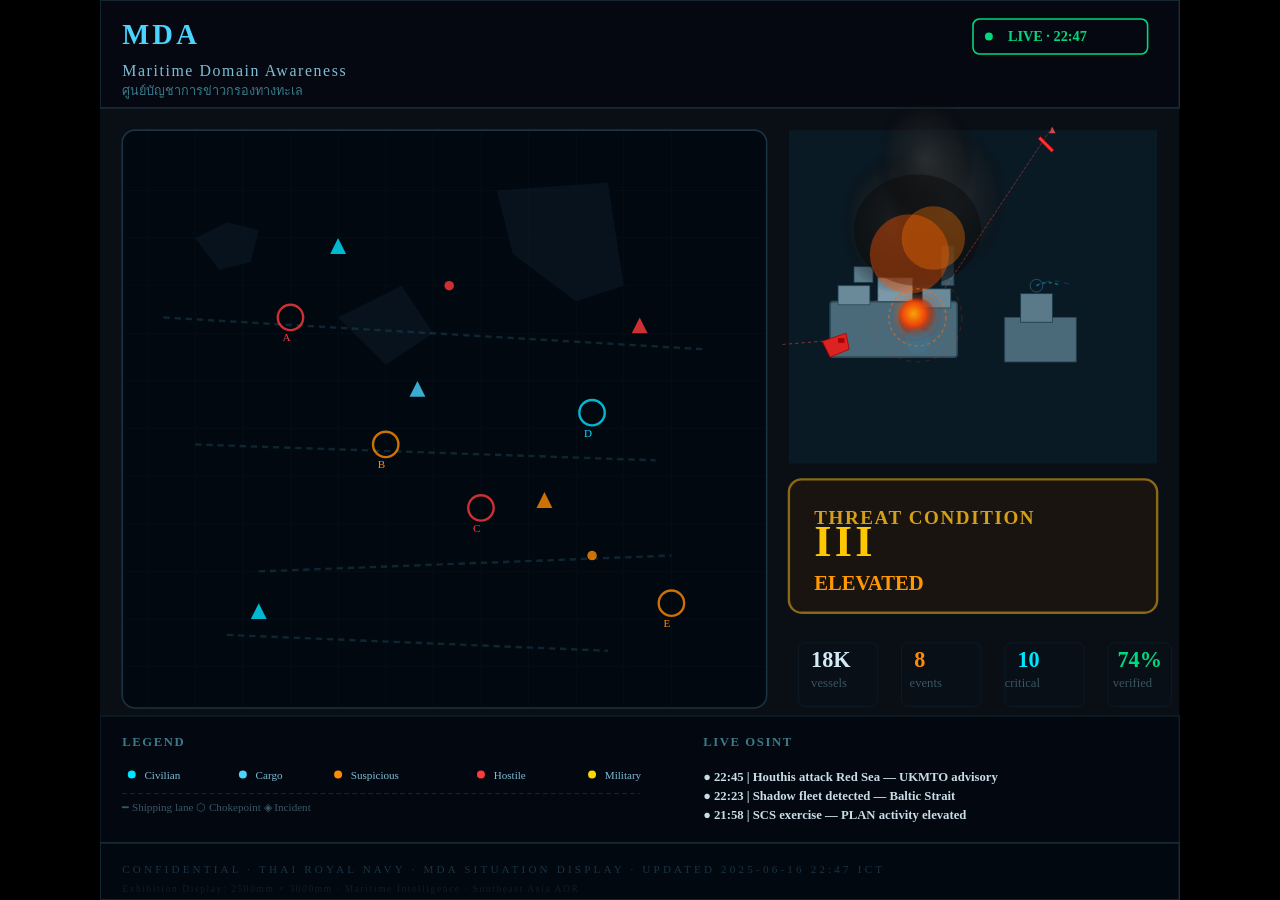
<file: backdrop.html>
<!DOCTYPE html>
<html lang="th">
<head>
  <meta charset="UTF-8">
  <meta name="viewport" content="width=device-width, initial-scale=1.0">
  <title>MDA Exhibition Backdrop — Maritime Threat Scene</title>
  <style>
    * { margin: 0; padding: 0; box-sizing: border-box; }
    body { background: #000; overflow: hidden; }
    .container { width: 100vw; height: 100vh; display: flex; align-items: center; justify-content: center; }
    svg { max-width: 100%; max-height: 100%; }
  </style>
</head>
<body>
  <div class="container">
    <svg viewBox="0 0 680 567" xmlns="http://www.w3.org/2000/svg">
      <defs>
        <!-- Smoke gradient: dark gray to black -->
        <radialGradient id="smokeGrad" cx="50%" cy="50%" r="50%">
          <stop offset="0%" style="stop-color:#3a3a3a;stop-opacity:0.8"/>
          <stop offset="70%" style="stop-color:#1a1a1a;stop-opacity:0.5"/>
          <stop offset="100%" style="stop-color:#000000;stop-opacity:0"/>
        </radialGradient>
        <!-- Fire gradient: orange to deep red -->
        <radialGradient id="fireGrad" cx="40%" cy="40%" r="60%">
          <stop offset="0%" style="stop-color:#ffaa00;stop-opacity:1"/>
          <stop offset="50%" style="stop-color:#ff4400;stop-opacity:0.9"/>
          <stop offset="100%" style="stop-color:#660000;stop-opacity:0"/>
        </radialGradient>
        <!-- Glow filter for fire -->
        <filter id="fireGlow">
          <feGaussianBlur stdDeviation="4" result="coloredBlur"/>
          <feMerge>
            <feMergeNode in="coloredBlur"/>
            <feMergeNode in="SourceGraphic"/>
          </feMerge>
        </filter>
        <!-- Shadow filter -->
        <filter id="shadow">
          <feGaussianBlur in="SourceGraphic" stdDeviation="3"/>
        </filter>
      </defs>

      <!-- Background -->
      <rect width="680" height="567" fill="#0a0e15"/>

      <!-- ============ HEADER (68px) ============ -->
      <rect width="680" height="68" fill="#050810" stroke="#1a2d3a" stroke-width="1"/>
      <text x="14" y="28" font-family="IBM Plex Mono" font-size="18" font-weight="700" fill="#4ad4ff" letter-spacing="2">MDA</text>
      <text x="14" y="48" font-family="IBM Plex Mono" font-size="10" fill="#7fbcd4" letter-spacing="1">Maritime Domain Awareness</text>
      <text x="14" y="60" font-family="IBM Plex Mono" font-size="8" fill="#3a7a8a">ศูนย์บัญชาการข่าวกรองทางทะเล</text>

      <!-- Live status badge -->
      <rect x="550" y="12" width="110" height="22" rx="4" fill="none" stroke="#00d97e" stroke-width="1"/>
      <circle cx="560" cy="23" r="2.5" fill="#00d97e"/>
      <text x="572" y="26" font-family="IBM Plex Mono" font-size="9" fill="#00d97e" font-weight="700">LIVE · 22:47</text>

      <!-- ============ LEFT PANEL: TACTICAL MAP (434×364px, y=68) ============ -->
      <g id="map-panel">
        <rect x="14" y="82" width="406" height="364" rx="8" fill="#020810" stroke="#1a3344" stroke-width="1"/>

        <!-- Grid -->
        <g stroke="#0d1f2a" stroke-width="0.5" opacity="0.3">
          <line x1="30" y1="82" x2="30" y2="446"/><line x1="60" y1="82" x2="60" y2="446"/>
          <line x1="90" y1="82" x2="90" y2="446"/><line x1="120" y1="82" x2="120" y2="446"/>
          <line x1="150" y1="82" x2="150" y2="446"/><line x1="180" y1="82" x2="180" y2="446"/>
          <line x1="210" y1="82" x2="210" y2="446"/><line x1="240" y1="82" x2="240" y2="446"/>
          <line x1="270" y1="82" x2="270" y2="446"/><line x1="300" y1="82" x2="300" y2="446"/>
          <line x1="330" y1="82" x2="330" y2="446"/><line x1="360" y1="82" x2="360" y2="446"/>
          <line x1="14" y1="120" x2="420" y2="120"/><line x1="14" y1="150" x2="420" y2="150"/>
          <line x1="14" y1="180" x2="420" y2="180"/><line x1="14" y1="210" x2="420" y2="210"/>
          <line x1="14" y1="240" x2="420" y2="240"/><line x1="14" y1="270" x2="420" y2="270"/>
          <line x1="14" y1="300" x2="420" y2="300"/><line x1="14" y1="330" x2="420" y2="330"/>
          <line x1="14" y1="360" x2="420" y2="360"/><line x1="14" y1="390" x2="420" y2="390"/>
          <line x1="14" y1="420" x2="420" y2="420"/>
        </g>

        <!-- Landmass silhouettes (simplified Southeast Asia) -->
        <path d="M 60 150 L 80 140 L 100 145 L 95 165 L 75 170 Z" fill="#0a1a25" opacity="0.6"/>
        <path d="M 150 200 L 190 180 L 210 210 L 180 230 Z" fill="#0a1a25" opacity="0.6"/>
        <path d="M 250 120 L 320 115 L 330 180 L 300 190 L 260 160 Z" fill="#0a1a25" opacity="0.6"/>

        <!-- Shipping lanes (dashed) -->
        <line x1="40" y1="200" x2="380" y2="220" stroke="#1a4455" stroke-width="1.5" stroke-dasharray="4,3" opacity="0.5"/>
        <line x1="60" y1="280" x2="350" y2="290" stroke="#1a4455" stroke-width="1.5" stroke-dasharray="4,3" opacity="0.5"/>
        <line x1="100" y1="360" x2="360" y2="350" stroke="#1a4455" stroke-width="1.5" stroke-dasharray="4,3" opacity="0.5"/>
        <line x1="80" y1="400" x2="320" y2="410" stroke="#1a4455" stroke-width="1.5" stroke-dasharray="4,3" opacity="0.5"/>

        <!-- Chokepoints (color-coded: red=critical, orange=high, cyan=normal) -->
        <circle cx="120" cy="200" r="8" fill="none" stroke="#ff3b3b" stroke-width="1.5" opacity="0.8"/>
        <text x="115" y="215" font-family="IBM Plex Mono" font-size="7" fill="#ff3b3b">A</text>

        <circle cx="180" cy="280" r="8" fill="none" stroke="#ff8c00" stroke-width="1.5" opacity="0.8"/>
        <text x="175" y="295" font-family="IBM Plex Mono" font-size="7" fill="#ff8c00">B</text>

        <circle cx="240" cy="320" r="8" fill="none" stroke="#ff3b3b" stroke-width="1.5" opacity="0.8"/>
        <text x="235" y="335" font-family="IBM Plex Mono" font-size="7" fill="#ff3b3b">C</text>

        <circle cx="310" cy="260" r="8" fill="none" stroke="#00e5ff" stroke-width="1.5" opacity="0.8"/>
        <text x="305" y="275" font-family="IBM Plex Mono" font-size="7" fill="#00e5ff">D</text>

        <circle cx="360" cy="380" r="8" fill="none" stroke="#ff8c00" stroke-width="1.5" opacity="0.8"/>
        <text x="355" y="395" font-family="IBM Plex Mono" font-size="7" fill="#ff8c00">E</text>

        <!-- Vessel markers (triangles by type) -->
        <polygon points="150,150 155,160 145,160" fill="#00e5ff" opacity="0.8"/>
        <polygon points="200,240 205,250 195,250" fill="#4ad4ff" opacity="0.8"/>
        <polygon points="280,310 285,320 275,320" fill="#ff8c00" opacity="0.8"/>
        <polygon points="340,200 345,210 335,210" fill="#ff3b3b" opacity="0.8"/>
        <polygon points="100,380 105,390 95,390" fill="#00e5ff" opacity="0.8"/>

        <!-- Incident dots -->
        <circle cx="220" cy="180" r="3" fill="#ff3b3b" opacity="0.8"/>
        <circle cx="310" cy="350" r="3" fill="#ff8c00" opacity="0.8"/>
      </g>

      <!-- ============ RIGHT PANEL: THREAT SCENE (218×210px, x=434, y=82) ============ -->
      <g id="threat-scene">
        <!-- Background water gradient -->
        <rect x="434" y="82" width="232" height="210" fill="#0a1a25"/>

        <!-- ===== TANKER (target) ===== -->
        <!-- Hull -->
        <rect x="460" y="190" width="80" height="35" rx="2" fill="#4a6a7a" stroke="#2a4a5a" stroke-width="1"/>
        <!-- Cargo hold (3 segments) -->
        <rect x="465" y="180" width="20" height="12" fill="#6a8a9a" stroke="#2a4a5a" stroke-width="0.5"/>
        <rect x="490" y="175" width="22" height="15" fill="#7a9aaa" stroke="#2a4a5a" stroke-width="0.5"/>
        <rect x="518" y="182" width="18" height="12" fill="#6a8a9a" stroke="#2a4a5a" stroke-width="0.5"/>
        <!-- Stack (smokestack) -->
        <rect x="530" y="155" width="8" height="25" fill="#3a5a6a" stroke="#1a3a4a" stroke-width="0.5"/>
        <!-- Cabin -->
        <rect x="475" y="168" width="12" height="10" fill="#5a7a8a" stroke="#1a3a4a" stroke-width="0.5"/>

        <!-- ===== EXPLOSION & DAMAGE ===== -->
        <!-- Hit point at waterline -->
        <circle cx="515" cy="200" r="12" fill="url(#fireGrad)" filter="url(#fireGlow)" opacity="0.95"/>
        <!-- Concentric shock circles -->
        <circle cx="515" cy="200" r="18" fill="none" stroke="#ff6600" stroke-width="1" opacity="0.6" stroke-dasharray="2,2"/>
        <circle cx="515" cy="200" r="28" fill="none" stroke="#ff3300" stroke-width="0.5" opacity="0.3" stroke-dasharray="3,3"/>

        <!-- Dark smoke plumes (thick, realistic) -->
        <!-- Large dark smoke mass 1 -->
        <ellipse cx="500" cy="140" rx="35" ry="45" fill="url(#smokeGrad)" opacity="0.85"/>
        <!-- Dark smoke mass 2 (overlapping) -->
        <ellipse cx="535" cy="125" rx="38" ry="50" fill="url(#smokeGrad)" opacity="0.80"/>
        <!-- Dark smoke mass 3 (upper) -->
        <ellipse cx="520" cy="100" rx="32" ry="40" fill="url(#smokeGrad)" opacity="0.75"/>

        <!-- Black soot layer -->
        <ellipse cx="515" cy="145" rx="40" ry="35" fill="#0a0a0a" opacity="0.5"/>

        <!-- Fire glow inside smoke -->
        <circle cx="510" cy="160" r="25" fill="#ff5500" opacity="0.4"/>
        <circle cx="525" cy="150" r="20" fill="#ff7700" opacity="0.35"/>

        <!-- ===== ATTACK BOAT (red skiff) ===== -->
        <path d="M 455 215 L 470 210 L 472 220 L 460 225 Z" fill="#dd2222" stroke="#aa0000" stroke-width="0.5"/>
        <!-- Cabin small -->
        <rect x="465" y="213" width="4" height="3" fill="#aa0000"/>
        <!-- Speed line (dash) -->
        <line x1="430" y1="217" x2="455" y2="215" stroke="#ff5555" stroke-width="0.5" stroke-dasharray="2,2" opacity="0.6"/>

        <!-- ===== ESCORT WARSHIP (right side) ===== -->
        <rect x="570" y="200" width="45" height="28" fill="#4a6a7a" stroke="#2a4a5a" stroke-width="0.5"/>
        <!-- Superstructure -->
        <rect x="580" y="185" width="20" height="18" fill="#5a7a8a" stroke="#1a3a4a" stroke-width="0.5"/>
        <!-- Radar array -->
        <circle cx="590" cy="180" r="4" fill="none" stroke="#3a7a9a" stroke-width="0.5" opacity="0.7"/>
        <!-- Defensive radar sweep (teal semicircles) -->
        <path d="M 590 180 A 15 15 0 0 1 605 180" fill="none" stroke="#00b8d4" stroke-width="1" opacity="0.5" stroke-dasharray="2,2"/>
        <path d="M 590 180 A 22 22 0 0 1 612 180" fill="none" stroke="#00b8d4" stroke-width="0.5" opacity="0.3" stroke-dasharray="3,3"/>

        <!-- ===== INBOUND DRONE/MISSILE ===== -->
        <!-- Diagonal trajectory from top-right -->
        <line x1="600" y1="80" x2="530" y2="185" stroke="#ff5555" stroke-width="0.5" stroke-dasharray="2,1" opacity="0.5"/>
        <!-- Missile body -->
        <rect x="595" y="85" width="2" height="12" fill="#ff3333" stroke="#aa0000" stroke-width="0.5" transform="rotate(-45 596 91)"/>
        <!-- Arrowhead tip -->
        <polygon points="600,80 598,84 602,84" fill="#ff5555" opacity="0.8"/>

        <!-- Impact spray/water effect -->
        <circle cx="515" cy="215" r="8" fill="#3a7a9a" opacity="0.3"/>
      </g>

      <!-- ============ THREAT CONDITION BADGE (218×84px, x=434, y=302) ============ -->
      <g id="threat-badge">
        <rect x="434" y="302" width="232" height="84" rx="8" fill="#1a1410" stroke="#8b6914" stroke-width="1.5"/>
        <text x="450" y="330" font-family="IBM Plex Mono" font-size="12" font-weight="700" fill="#d4a017" letter-spacing="1">THREAT CONDITION</text>
        <text x="450" y="350" font-family="IBM Plex Mono" font-size="28" font-weight="700" fill="#ffc700" letter-spacing="2">III</text>
        <text x="450" y="372" font-family="IBM Plex Mono" font-size="13" font-weight="600" fill="#ff9900">ELEVATED</text>
      </g>

      <!-- ============ STATS (218×56px, x=434, y=396) ============ -->
      <g id="stats">
        <g id="stat-1">
          <rect x="440" y="405" width="50" height="40" rx="4" fill="#080f16" stroke="#0f1f2a" stroke-width="0.5"/>
          <text x="448" y="420" font-family="IBM Plex Mono" font-size="14" font-weight="700" fill="#d4eaf5">18K</text>
          <text x="448" y="433" font-family="IBM Plex Mono" font-size="8" fill="#3a5566">vessels</text>
        </g>
        <g id="stat-2">
          <rect x="505" y="405" width="50" height="40" rx="4" fill="#080f16" stroke="#0f1f2a" stroke-width="0.5"/>
          <text x="513" y="420" font-family="IBM Plex Mono" font-size="14" font-weight="700" fill="#ff8c00">8</text>
          <text x="510" y="433" font-family="IBM Plex Mono" font-size="8" fill="#3a5566">events</text>
        </g>
        <g id="stat-3">
          <rect x="570" y="405" width="50" height="40" rx="4" fill="#080f16" stroke="#0f1f2a" stroke-width="0.5"/>
          <text x="578" y="420" font-family="IBM Plex Mono" font-size="14" font-weight="700" fill="#00e5ff">10</text>
          <text x="570" y="433" font-family="IBM Plex Mono" font-size="8" fill="#3a5566">critical</text>
        </g>
        <g id="stat-4">
          <rect x="635" y="405" width="40" height="40" rx="4" fill="#080f16" stroke="#0f1f2a" stroke-width="0.5"/>
          <text x="641" y="420" font-family="IBM Plex Mono" font-size="14" font-weight="700" fill="#00d97e">74%</text>
          <text x="638" y="433" font-family="IBM Plex Mono" font-size="8" fill="#3a5566">verified</text>
        </g>
      </g>

      <!-- ============ BOTTOM LEGEND & NEWS (660×86px, y=451) ============ -->
      <rect y="451" width="680" height="116" fill="#030810" stroke="#0d1f2a" stroke-width="1"/>

      <!-- Legend section -->
      <g id="legend">
        <text x="14" y="470" font-family="IBM Plex Mono" font-size="8" fill="#3a7a8a" font-weight="700" letter-spacing="1">LEGEND</text>

        <circle cx="20" cy="488" r="2.5" fill="#00e5ff"/><text x="28" y="491" font-family="IBM Plex Mono" font-size="7" fill="#7fbcd4">Civilian</text>
        <circle cx="90" cy="488" r="2.5" fill="#4ad4ff"/><text x="98" y="491" font-family="IBM Plex Mono" font-size="7" fill="#7fbcd4">Cargo</text>
        <circle cx="150" cy="488" r="2.5" fill="#ff8c00"/><text x="158" y="491" font-family="IBM Plex Mono" font-size="7" fill="#7fbcd4">Suspicious</text>
        <circle cx="240" cy="488" r="2.5" fill="#ff3b3b"/><text x="248" y="491" font-family="IBM Plex Mono" font-size="7" fill="#7fbcd4">Hostile</text>
        <circle cx="310" cy="488" r="2.5" fill="#ffd700"/><text x="318" y="491" font-family="IBM Plex Mono" font-size="7" fill="#7fbcd4">Military</text>

        <line x1="14" y1="500" x2="340" y2="500" stroke="#1a3344" stroke-width="0.5" stroke-dasharray="3,2"/>
        <text x="14" y="511" font-family="IBM Plex Mono" font-size="7" fill="#3a5566">━ Shipping lane  ⬡ Chokepoint  ◈ Incident</text>
      </g>

      <!-- News strip (live OSINT feed) -->
      <g id="news-strip">
        <text x="380" y="470" font-family="IBM Plex Mono" font-size="8" fill="#3a7a8a" font-weight="700" letter-spacing="1">LIVE OSINT</text>

        <text x="380" y="492" font-family="IBM Plex Mono" font-size="8" fill="#c8dde8" font-weight="600">● 22:45 | Houthis attack Red Sea — UKMTO advisory</text>
        <text x="380" y="504" font-family="IBM Plex Mono" font-size="8" fill="#c8dde8" font-weight="600">● 22:23 | Shadow fleet detected — Baltic Strait</text>
        <text x="380" y="516" font-family="IBM Plex Mono" font-size="8" fill="#c8dde8" font-weight="600">● 21:58 | SCS exercise — PLAN activity elevated</text>
      </g>

      <!-- Classification footer -->
      <rect y="531" width="680" height="36" fill="#020810" stroke="#1a2d3a" stroke-width="1"/>
      <text x="14" y="550" font-family="IBM Plex Mono" font-size="7" fill="#1a3344" letter-spacing="2">CONFIDENTIAL · THAI ROYAL NAVY · MDA SITUATION DISPLAY · UPDATED 2025-06-16 22:47 ICT</text>
      <text x="14" y="562" font-family="IBM Plex Mono" font-size="6" fill="#0d1f2a" letter-spacing="1">Exhibition Display: 2500mm × 3000mm · Maritime Intelligence · Southeast Asia AOR</text>
    </svg>
  </div>

  <script>
    // Optional: Subtle animation for smoke
    document.addEventListener('DOMContentLoaded', () => {
      const smokePlumes = document.querySelectorAll('ellipse[id*="smoke"]');
      // Could add CSS animation here if needed
    });
  </script>
</body>
</html>
</file>
